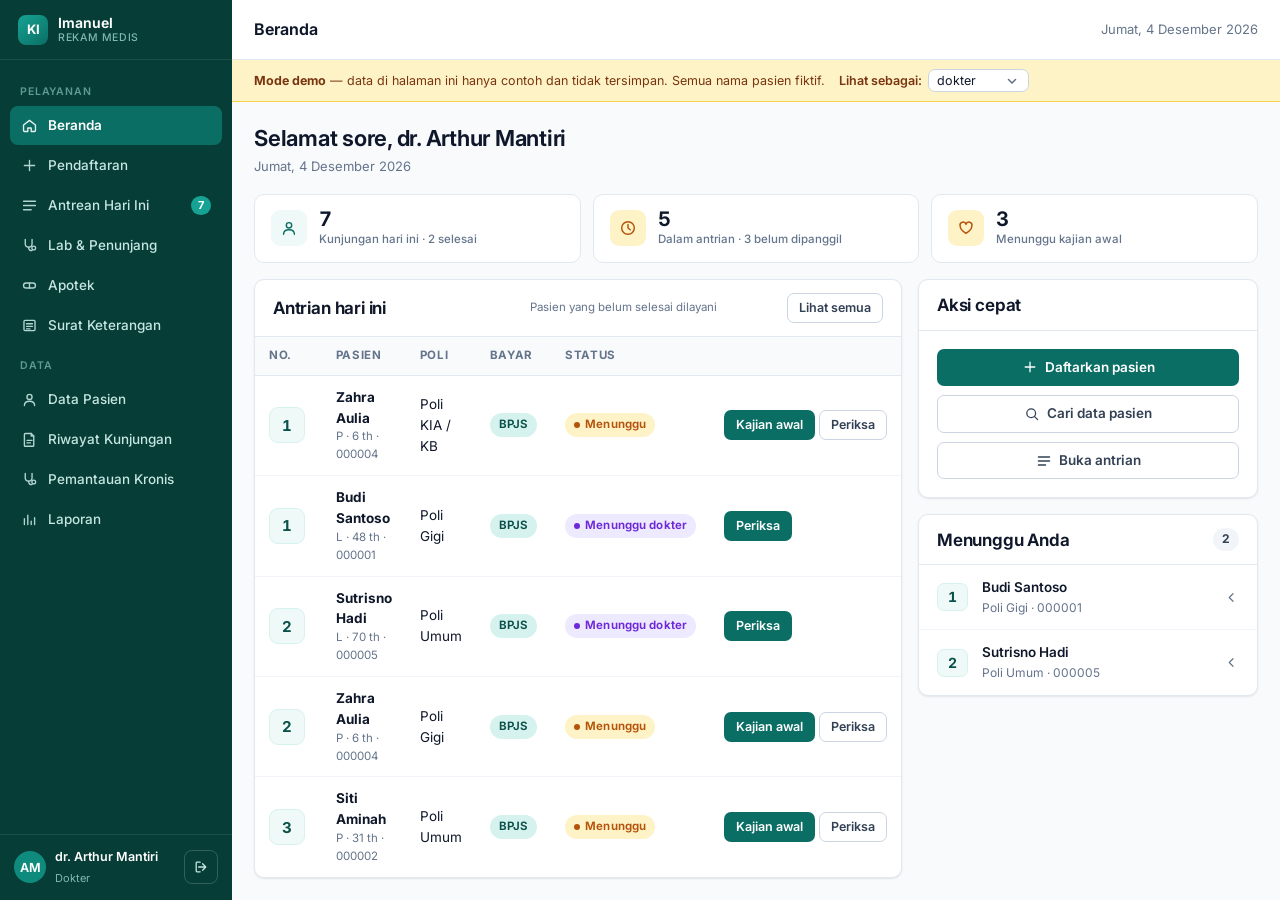
<file: demo.html>
<!DOCTYPE html>
<html lang="id">
<head>
<meta charset="UTF-8">
<meta name="viewport" content="width=device-width, initial-scale=1">
<title>Demo RME Klinik Imanuel</title>
<link rel="preconnect" href="https://fonts.googleapis.com">
<link rel="preconnect" href="https://fonts.gstatic.com" crossorigin>
<link href="https://fonts.googleapis.com/css2?family=Inter:wght@400;500;600;700&display=swap" rel="stylesheet">
<link rel="icon" href="favicon.svg" type="image/svg+xml">
<link rel="stylesheet" href="css/style.css">
</head>
<body>

<div class="shell">
  <aside class="sidebar" id="sidebar">
    <div class="sidebar-brand">
      <div class="mark" id="brandMark">KI</div>
      <div class="txt" id="brandTeks">Klinik Imanuel<small>Rekam Medis</small></div>
    </div>
    <nav class="nav" id="nav"></nav>
    <div class="sidebar-foot">
      <div class="sidebar-user">
        <div class="avatar" id="userAvatar">?</div>
        <div class="who flex-1">
          <b id="userNama">Memuat…</b>
          <span id="userPeran"></span>
        </div>
        <button class="btn-icon" id="btnKeluar" title="Keluar"
                style="background:transparent;border-color:rgba(255,255,255,.18);color:#C6E6E1"></button>
      </div>
    </div>
  </aside>

  <div class="main">
    <header class="topbar">
      <button class="btn-icon menu-toggle" id="btnMenu" aria-label="Menu"></button>
      <div class="page-title" id="judulHalaman">Beranda</div>
      <div class="spacer"></div>
      <div class="today" id="tanggalHariIni"></div>
    </header>
    <div class="demo-banner">
      <span><b>Mode demo</b> — data di halaman ini hanya contoh dan tidak tersimpan.
      Semua nama pasien fiktif.</span>
      <label>Lihat sebagai: <select id="peranDemo"></select></label>
    </div>
    <main class="content" id="view"></main>
  </div>
</div>

<script src="js/config.js"></script>
<script>/* Mode demo: lewati pemeriksaan konfigurasi Supabase */
  CONFIG.SUPABASE_URL = 'demo://lokal'; CONFIG.SUPABASE_ANON_KEY = 'demo';</script>
<script src="js/ui.js"></script>
<script src="js/apotek_core.js"></script>
<script src="js/apotek_excel.js"></script>
<script src="js/struk_core.js"></script>
<script src="js/struk_printer.js"></script>
<script src="js/invoice_template.js"></script>
<script src="js/lab_core.js"></script>
<script src="js/periksa_core.js"></script>
<script src="js/antrean_core.js"></script>
<script src="js/kronis_core.js"></script>
<script src="js/pra_daftar_core.js"></script>
<script src="js/kronis_pantau_core.js"></script>
<script src="js/laporan_core.js"></script>
<script src="js/kop_klinik.js"></script>
<script src="js/surat_core.js"></script>
<script src="js/surat_cetak.js"></script>
<script src="js/demo-data.js"></script>
<script src="js/komponen.js"></script>
<script src="js/odontogram.js"></script>
<script src="js/pages/beranda.js"></script>
<script src="js/pages/pendaftaran.js"></script>
<script src="js/pages/antrian.js"></script>
<script src="js/pages/pasien.js"></script>
<script src="js/pages/kajian.js"></script>
<script src="js/pages/periksa.js"></script>
<script src="js/pages/rekam.js"></script>
<script src="js/pages/laporan.js"></script>
<script src="js/pages/apotek.js"></script>
<script src="js/pages/kasir.js"></script>
<script src="js/pages/tarif.js"></script>
<script src="js/pages/jadwal.js"></script>
<script src="js/pages/migrasi.js"></script>
<script src="js/pages/pantau_kronis.js"></script>
<script src="js/pages/master.js"></script>
<script src="js/pages/lab.js"></script>
<script src="js/pages/surat.js"></script>
<script src="js/pages/pengaturan.js"></script>
<script src="js/app.js"></script>
<script>
/* Pemilih peran khusus halaman demo */
document.addEventListener('DOMContentLoaded', () => {
  const sel = document.getElementById('peranDemo');
  if (!sel || !DB.PERAN_DEMO) return;
  const kini = DB.peranDemoSekarang();
  sel.innerHTML = Object.keys(DB.PERAN_DEMO)
    .map(k => `<option value="${k}" ${k === kini ? 'selected' : ''}>${k}</option>`).join('');
  sel.addEventListener('change', () => DB.gantiPeranDemo(sel.value));
});
</script>
</body>
</html>
</file>
<file: css/style.css>
/* =====================================================================
   RME KLINIK IMANUEL — Sistem Desain
   Ditulis untuk dipakai staf klinik sepanjang hari: kontras tinggi,
   target sentuh besar, tanpa animasi yang mengganggu.
   ===================================================================== */

:root {
  /* Warna merek — hijau-teal klinis, tenang, tidak melelahkan mata */
  --brand-900: #063D37;
  --brand-800: #085048;
  --brand-700: #0B6E64;
  --brand-600: #0F8B7E;
  --brand-500: #16A394;
  --brand-100: #D6F2EE;
  --brand-50:  #EFFAF8;

  /* Netral */
  --ink-900: #0F172A;
  --ink-700: #334155;
  --ink-500: #64748B;
  --ink-400: #94A3B8;
  --ink-300: #CBD5E1;
  --ink-200: #E2E8F0;
  --ink-100: #F1F5F9;
  --ink-50:  #F8FAFC;
  --white:   #FFFFFF;

  /* Semantik */
  --ok-700: #15803D;  --ok-100: #DCFCE7;
  --warn-700: #B45309; --warn-100: #FEF3C7; --warn-50: #FFFBEB;
  --danger-700: #B91C1C; --danger-100: #FEE2E2; --danger-50: #FEF2F2;
  --info-700: #1D4ED8; --info-100: #DBEAFE;
  --violet-700: #6D28D9; --violet-100: #EDE9FE;

  --radius: 10px;
  --radius-sm: 7px;
  --radius-lg: 14px;
  --shadow-sm: 0 1px 2px rgba(15,23,42,.06), 0 1px 3px rgba(15,23,42,.04);
  --shadow-md: 0 4px 12px rgba(15,23,42,.08);
  --shadow-lg: 0 12px 32px rgba(15,23,42,.12);
  --sidebar-w: 232px;
  --topbar-h: 60px;

  --font: 'Inter', -apple-system, BlinkMacSystemFont, 'Segoe UI', Roboto, 'Helvetica Neue', Arial, sans-serif;
  --mono: ui-monospace, 'SF Mono', 'Cascadia Mono', Menlo, Consolas, monospace;
}

* { box-sizing: border-box; }
html, body { height: 100%; }
body {
  margin: 0;
  font-family: var(--font);
  font-size: 14px;
  line-height: 1.55;
  color: var(--ink-900);
  background: var(--ink-50);
  -webkit-font-smoothing: antialiased;
}
h1,h2,h3,h4 { margin: 0; font-weight: 650; letter-spacing: -0.011em; line-height: 1.3; }
h1 { font-size: 22px; } h2 { font-size: 17px; } h3 { font-size: 15px; }
p { margin: 0 0 10px; }
a { color: var(--brand-700); text-decoration: none; }
a:hover { text-decoration: underline; }
small { font-size: 12px; }

/* ===================== HALAMAN LOGIN ===================== */
.login-wrap {
  min-height: 100vh; display: grid; place-items: center;
  background:
    radial-gradient(1100px 520px at 12% -8%, #12645A 0%, transparent 58%),
    radial-gradient(900px 480px at 92% 108%, #0A4A43 0%, transparent 55%),
    linear-gradient(155deg, #063D37 0%, #0B6E64 100%);
  padding: 24px;
}
.login-card {
  width: 100%; max-width: 396px; background: var(--white);
  border-radius: 18px; padding: 34px 32px 28px; box-shadow: var(--shadow-lg);
}
.login-logo {
  width: 52px; height: 52px; border-radius: 14px; margin-bottom: 18px;
  background: linear-gradient(140deg, var(--brand-600), var(--brand-800));
  display: grid; place-items: center; color: #fff; font-weight: 700; font-size: 19px;
  letter-spacing: -0.5px;
}
.login-card h1 { font-size: 21px; margin-bottom: 4px; }
.login-sub { color: var(--ink-500); font-size: 13px; margin-bottom: 24px; }
.login-foot { margin-top: 20px; padding-top: 16px; border-top: 1px solid var(--ink-200);
  font-size: 12px; color: var(--ink-400); text-align: center; }

/* ===================== KERANGKA APLIKASI ===================== */
.shell { display: flex; min-height: 100vh; }

.sidebar {
  width: var(--sidebar-w); flex-shrink: 0; background: var(--brand-900);
  color: #C6E6E1; display: flex; flex-direction: column;
  position: fixed; inset: 0 auto 0 0; z-index: 40;
}
.sidebar-brand {
  height: var(--topbar-h); display: flex; align-items: center; gap: 10px;
  padding: 0 18px; border-bottom: 1px solid rgba(255,255,255,.09); flex-shrink: 0;
}
.sidebar-brand .mark {
  width: 30px; height: 30px; border-radius: 8px; flex-shrink: 0;
  background: linear-gradient(140deg, var(--brand-500), var(--brand-700));
  display: grid; place-items: center; color: #fff; font-weight: 700; font-size: 13px;
}
.sidebar-brand .txt { color: #fff; font-weight: 650; font-size: 14px; line-height: 1.2; }
.sidebar-brand .txt small { display: block; color: #7FB8B1; font-weight: 500; font-size: 10.5px;
  text-transform: uppercase; letter-spacing: .06em; }

.nav { padding: 12px 10px; overflow-y: auto; flex: 1; }
.nav-label { font-size: 10.5px; text-transform: uppercase; letter-spacing: .08em;
  color: #5E9B94; padding: 12px 10px 6px; font-weight: 600; }
.nav a {
  display: flex; align-items: center; gap: 10px; padding: 9px 11px; border-radius: 8px;
  color: #C6E6E1; font-size: 13.5px; font-weight: 500; margin-bottom: 1px;
  text-decoration: none; transition: background .12s, color .12s;
}
.nav a:hover { background: rgba(255,255,255,.07); color: #fff; text-decoration: none; }
.nav a.active { background: var(--brand-700); color: #fff; font-weight: 600; }
.nav a .ico { width: 17px; height: 17px; flex-shrink: 0; opacity: .9; }
.nav a .badge-count {
  margin-left: auto; background: var(--brand-500); color: #fff; font-size: 11px;
  font-weight: 700; min-width: 20px; height: 19px; border-radius: 10px;
  display: grid; place-items: center; padding: 0 6px;
}

.sidebar-foot { padding: 12px 14px; border-top: 1px solid rgba(255,255,255,.09); flex-shrink: 0; }
.sidebar-user { display: flex; align-items: center; gap: 9px; }
.avatar {
  width: 32px; height: 32px; border-radius: 50%; flex-shrink: 0;
  background: var(--brand-600); color: #fff; display: grid; place-items: center;
  font-weight: 650; font-size: 12.5px;
}
.avatar.lg { width: 44px; height: 44px; font-size: 15px; background: var(--brand-700); }
.sidebar-user .who { min-width: 0; }
.sidebar-user .who b { display: block; color: #fff; font-size: 12.5px; font-weight: 600;
  white-space: nowrap; overflow: hidden; text-overflow: ellipsis; }
.sidebar-user .who span { color: #7FB8B1; font-size: 11px; text-transform: capitalize; }

.main { flex: 1; margin-left: var(--sidebar-w); min-width: 0; display: flex; flex-direction: column; }

.topbar {
  height: var(--topbar-h); background: var(--white); border-bottom: 1px solid var(--ink-200);
  display: flex; align-items: center; gap: 14px; padding: 0 22px;
  position: sticky; top: 0; z-index: 30;
}
.topbar .page-title { font-size: 16px; font-weight: 650; }
.topbar .spacer { flex: 1; }
.topbar .today { color: var(--ink-500); font-size: 13px; }
.btn-icon {
  width: 34px; height: 34px; border-radius: 8px; border: 1px solid var(--ink-200);
  background: var(--white); display: grid; place-items: center; cursor: pointer; color: var(--ink-500);
}
.btn-icon:hover { background: var(--ink-100); color: var(--ink-900); }
.menu-toggle { display: none; }

/* min-width:0 wajib: tanpa ini elemen flex punya min-width:auto tersirat,
   jadi tidak pernah menyusut lebih kecil dari konten terlebarnya (mis.
   tabel banyak kolom) — akibatnya seluruh halaman melebar ke samping,
   bukan tabelnya yang digulir lewat .table-wrap. Sama seperti perbaikan
   .split di breakpoint mobile. */
.content { padding: 22px; flex: 1; max-width: 1400px; width: 100%; min-width: 0; }

/* ===================== KARTU & PANEL ===================== */
.card {
  background: var(--white); border: 1px solid var(--ink-200); border-radius: var(--radius);
  box-shadow: var(--shadow-sm);
}
.card + .card { margin-top: 16px; }
.card-head {
  padding: 14px 18px; border-bottom: 1px solid var(--ink-200);
  display: flex; align-items: center; gap: 12px; flex-wrap: wrap;
}
.card-head h2 { flex: 1; }
.card-head .sub { color: var(--ink-500); font-size: 12.5px; font-weight: 400; margin-top: 1px; }
.card-body { padding: 18px; }
.card-body.tight { padding: 0; }
.card-body.tight-sm { padding: 10px 14px; }
.card-foot { padding: 13px 18px; border-top: 1px solid var(--ink-200); background: var(--ink-50);
  border-radius: 0 0 var(--radius) var(--radius); display: flex; gap: 10px; align-items: center;
  flex-wrap: wrap; }

.grid { display: grid; gap: 16px; }
.grid-2 { grid-template-columns: repeat(2, minmax(0,1fr)); }
.grid-3 { grid-template-columns: repeat(3, minmax(0,1fr)); }
.grid-4 { grid-template-columns: repeat(4, minmax(0,1fr)); }
.split { display: grid; grid-template-columns: minmax(0,1fr) 340px; gap: 16px; align-items: start; }

/* Kartu statistik */
.stat { background: var(--white); border: 1px solid var(--ink-200); border-radius: var(--radius);
  padding: 16px 18px; box-shadow: var(--shadow-sm); }
.stat .lbl { color: var(--ink-500); font-size: 12.5px; font-weight: 500; margin-bottom: 6px;
  display: flex; align-items: center; gap: 7px; }
.stat .val { font-size: 27px; font-weight: 680; letter-spacing: -0.02em; line-height: 1.1; }
.stat .hint { font-size: 12px; color: var(--ink-400); margin-top: 3px; }
.stat.accent { border-left: 3px solid var(--brand-600); }

/* ===================== FORMULIR ===================== */
.field { margin-bottom: 14px; }
.field:last-child { margin-bottom: 0; }
label, .lbl-form {
  display: block; font-size: 12.5px; font-weight: 600; color: var(--ink-700);
  margin-bottom: 5px;
}
label .req { color: var(--danger-700); margin-left: 2px; }
label .opt { color: var(--ink-400); font-weight: 400; margin-left: 4px; }

input[type=text], input[type=email], input[type=password], input[type=number],
input[type=date], input[type=tel], input[type=search], input[type=time],
select, textarea {
  width: 100%; padding: 9px 11px; font-family: inherit; font-size: 14px; color: var(--ink-900);
  background: var(--white); border: 1px solid var(--ink-300); border-radius: var(--radius-sm);
  transition: border-color .12s, box-shadow .12s; outline: none;
}
input:focus, select:focus, textarea:focus {
  border-color: var(--brand-600); box-shadow: 0 0 0 3px var(--brand-100);
}
input:disabled, select:disabled, textarea:disabled { background: var(--ink-100); color: var(--ink-500); }
input::placeholder, textarea::placeholder { color: var(--ink-400); }
textarea { resize: vertical; min-height: 74px; line-height: 1.55; }
select { appearance: none; background-image:
  url("data:image/svg+xml,%3Csvg xmlns='http://www.w3.org/2000/svg' width='12' height='12' viewBox='0 0 12 12'%3E%3Cpath d='M2.5 4.5L6 8l3.5-3.5' stroke='%2364748B' stroke-width='1.6' fill='none' stroke-linecap='round' stroke-linejoin='round'/%3E%3C/svg%3E");
  background-repeat: no-repeat; background-position: right 10px center; padding-right: 30px; }
.hint { font-size: 11.5px; color: var(--ink-500); margin-top: 4px; }
.err-text { font-size: 11.5px; color: var(--danger-700); margin-top: 4px; }
input.err, select.err, textarea.err { border-color: var(--danger-700); }

.form-row { display: grid; gap: 14px; }
.form-row.c2 { grid-template-columns: repeat(2, minmax(0,1fr)); }
.form-row.c3 { grid-template-columns: repeat(3, minmax(0,1fr)); }
.form-row.c4 { grid-template-columns: repeat(4, minmax(0,1fr)); }

.check { display: flex; align-items: flex-start; gap: 8px; font-size: 13.5px; cursor: pointer;
  font-weight: 500; color: var(--ink-700); margin-bottom: 0; }
.check input { width: 16px; height: 16px; margin: 2px 0 0; accent-color: var(--brand-700); flex-shrink: 0; }

.radio-row { display: flex; flex-wrap: wrap; gap: 7px; }
.radio-chip {
  border: 1px solid var(--ink-300); background: var(--white); border-radius: 999px;
  padding: 6px 13px; font-size: 13px; font-weight: 500; cursor: pointer; user-select: none;
  color: var(--ink-700); transition: all .12s;
}
.radio-chip:hover { border-color: var(--brand-500); }
.radio-chip input { display: none; }
.radio-chip.on { background: var(--brand-700); border-color: var(--brand-700); color: #fff; }

/* min-width:0 wajib: elemen <fieldset> punya lebar minimum bawaan browser
   (min-content) yang mengabaikan aturan menyusut flex/grid — tanpa ini,
   tabel lebar di dalamnya (mis. pemetaan kode PCare) memaksa fieldset,
   dan seluruh halaman, melebar ke samping di layar sempit. */
.fieldset { border: 1px solid var(--ink-200); border-radius: var(--radius); padding: 16px; margin-bottom: 16px; min-width: 0; }
.fieldset > legend { font-size: 12px; font-weight: 700; color: var(--brand-700);
  text-transform: uppercase; letter-spacing: .06em; padding: 0 7px; }
.fieldset > legend .opt-note { font-weight: 400; text-transform: none; letter-spacing: 0; color: var(--ink-400); }

/* ===================== TOMBOL ===================== */
.btn {
  display: inline-flex; align-items: center; justify-content: center; gap: 7px;
  padding: 9px 16px; font-family: inherit; font-size: 13.5px; font-weight: 600;
  border-radius: var(--radius-sm); border: 1px solid transparent; cursor: pointer;
  transition: background .12s, border-color .12s, color .12s, opacity .12s;
  white-space: nowrap; line-height: 1.3; text-decoration: none;
}
.btn:disabled { opacity: .5; cursor: not-allowed; }
.btn-primary { background: var(--brand-700); color: #fff; }
.btn-primary:hover:not(:disabled) { background: var(--brand-800); text-decoration: none; }
.btn-secondary { background: var(--white); color: var(--ink-700); border-color: var(--ink-300); }
.btn-secondary:hover:not(:disabled) { background: var(--ink-100); text-decoration: none; }
.btn-ghost { background: transparent; color: var(--brand-700); }
.btn-ghost:hover:not(:disabled) { background: var(--brand-50); text-decoration: none; }
.btn-danger { background: var(--danger-700); color: #fff; }
.btn-danger:hover:not(:disabled) { background: #991B1B; }
/* Aksi berkonsekuensi besar tapi BUKAN destruktif — mis. mengunci rekam
   medis, memfinalisasi tagihan. Beda dari .btn-primary (aksi biasa yang
   maju) dan .btn-danger (menghapus/membatalkan): kuning menandakan
   "berhenti dan pastikan dulu", bukan "lanjut" atau "hancurkan". */
.btn-warn { background: var(--warn-700); color: #fff; }
.btn-warn:hover:not(:disabled) { background: #92400E; }
.btn-sm { padding: 6px 11px; font-size: 12.5px; }
.btn-lg { padding: 11px 20px; font-size: 15px; }
.btn-block { width: 100%; }
.btn-group { display: flex; gap: 9px; flex-wrap: wrap; }

/* ===================== TABEL ===================== */
.table-wrap { overflow-x: auto; }
table.tbl { width: 100%; border-collapse: collapse; font-size: 13.5px; }
table.tbl th {
  text-align: left; padding: 10px 14px; background: var(--ink-50);
  border-bottom: 1px solid var(--ink-200); font-size: 11.5px; font-weight: 700;
  text-transform: uppercase; letter-spacing: .05em; color: var(--ink-500); white-space: nowrap;
}
table.tbl td { padding: 11px 14px; border-bottom: 1px solid var(--ink-100); vertical-align: middle; }
table.tbl tbody tr:last-child td { border-bottom: none; }
table.tbl tbody tr.clickable { cursor: pointer; }
table.tbl tbody tr.clickable:hover { background: var(--brand-50); }
table.tbl td.num { text-align: right; font-variant-numeric: tabular-nums; }
table.tbl .muted { color: var(--ink-500); }

/* ===================== LENCANA STATUS ===================== */
/* .status-badge adalah alias nama yang sama persis dengan .badge — dipakai
   berdampingan dengan kelas warna b-* yang sudah ada (mis. class="status-badge b-ok"). */
.badge, .status-badge {
  display: inline-flex; align-items: center; gap: 5px; padding: 3px 9px;
  border-radius: 999px; font-size: 11.5px; font-weight: 650; white-space: nowrap;
  letter-spacing: .01em;
}
.badge .dot, .status-badge .dot { width: 6px; height: 6px; border-radius: 50%; background: currentColor; }
.b-menunggu  { background: var(--warn-100);   color: var(--warn-700); }
.b-kajian    { background: var(--info-100);   color: var(--info-700); }
.b-dokter    { background: var(--violet-100); color: var(--violet-700); }
.b-periksa   { background: var(--violet-100); color: var(--violet-700); }
.b-selesai   { background: var(--ok-100);     color: var(--ok-700); }
.b-batal     { background: var(--ink-100);    color: var(--ink-500); }
.b-bpjs      { background: var(--brand-100);  color: var(--brand-800); }
.b-umum      { background: var(--ink-100);    color: var(--ink-700); }
.b-danger    { background: var(--danger-100); color: var(--danger-700); }
.b-ok        { background: var(--ok-100);     color: var(--ok-700); }
.b-info      { background: var(--info-100);   color: var(--info-700); }
.b-warn      { background: var(--warn-100);   color: var(--warn-700); }

.queue-no {
  width: 36px; height: 36px; border-radius: 9px; background: var(--brand-50);
  color: var(--brand-800); display: grid; place-items: center;
  font-weight: 700; font-size: 15px; font-variant-numeric: tabular-nums;
  border: 1px solid var(--brand-100);
  /* Nomor antrean online berbentuk "U-002" (huruf + tanda hubung + angka),
     bukan cuma angka pendek seperti nomor loket biasa. Tanpa nowrap,
     browser boleh melipat baris tepat sesudah tanda hubung saat kolom
     tabelnya sempit — hasilnya "U-" dan "002" jadi dua baris terpisah
     dan meluber dari kotak bundar ini. */
  white-space: nowrap;
}

/* ===================== PENCARIAN & PILIH ===================== */
.search-box { position: relative; }
.search-box input { padding-left: 34px; }
.search-box .ico { position: absolute; left: 11px; top: 50%; transform: translateY(-50%);
  color: var(--ink-400); pointer-events: none; }

.combo { position: relative; }
.combo-list {
  position: absolute; z-index: 60; top: calc(100% + 4px); left: 0; right: 0;
  background: var(--white); border: 1px solid var(--ink-200); border-radius: var(--radius);
  box-shadow: var(--shadow-lg); max-height: 300px; overflow-y: auto; display: none;
}
.combo-list.open { display: block; }
.combo-item { padding: 9px 13px; cursor: pointer; border-bottom: 1px solid var(--ink-100); font-size: 13.5px; }
.combo-item:last-child { border-bottom: none; }
.combo-item:hover, .combo-item.hl { background: var(--brand-50); }
.combo-item b { display: block; font-weight: 600; }
.combo-item span { color: var(--ink-500); font-size: 12px; }
.combo-empty { padding: 14px; text-align: center; color: var(--ink-400); font-size: 13px; }
.combo-item-buat { color: var(--brand-600); font-weight: 600;
  border-top: 1px solid var(--ink-100); }
.combo-item-buat svg { vertical-align: -2px; margin-right: 4px; }

.chip-list { display: flex; flex-wrap: wrap; gap: 6px; margin-top: 8px; }
.chip {
  display: inline-flex; align-items: center; gap: 6px; padding: 4px 6px 4px 10px;
  background: var(--brand-50); border: 1px solid var(--brand-100); color: var(--brand-800);
  border-radius: 999px; font-size: 12.5px; font-weight: 550;
}
.chip button { background: none; border: none; cursor: pointer; color: var(--brand-700);
  padding: 0 2px; font-size: 15px; line-height: 1; opacity: .65; }
.chip button:hover { opacity: 1; }
.chip-quick {
  border: 1px dashed var(--ink-300); background: var(--white); border-radius: 999px;
  padding: 4px 11px; font-size: 12.5px; cursor: pointer; color: var(--ink-700); font-weight: 500;
}
.chip-quick:hover { border-color: var(--brand-600); color: var(--brand-700); background: var(--brand-50); }

/* ===================== KOTAK INFO PASIEN ===================== */
.patient-bar {
  background: linear-gradient(135deg, var(--brand-800), var(--brand-600));
  color: #fff; border-radius: var(--radius); padding: 16px 20px; margin-bottom: 16px;
  display: flex; align-items: center; gap: 18px; flex-wrap: wrap;
}
.patient-bar .pb-avatar {
  width: 46px; height: 46px; border-radius: 12px; background: rgba(255,255,255,.18);
  display: grid; place-items: center; font-weight: 700; font-size: 17px; flex-shrink: 0;
}
.patient-bar .pb-main { min-width: 180px; }
.patient-bar .pb-main b { font-size: 17px; font-weight: 650; display: block; letter-spacing: -0.01em; }
.patient-bar .pb-main span { font-size: 12.5px; opacity: .82; }
.patient-bar .pb-meta { display: flex; gap: 22px; flex-wrap: wrap; margin-left: auto; }
.patient-bar .pb-meta div { font-size: 12.5px; }
.patient-bar .pb-meta .k { opacity: .72; display: block; font-size: 11px;
  text-transform: uppercase; letter-spacing: .05em; }
.patient-bar .pb-meta .v { font-weight: 600; font-size: 13.5px; }
.alert-allergy {
  background: rgba(255,255,255,.16); border: 1px solid rgba(255,255,255,.28);
  border-radius: 8px; padding: 7px 12px; font-size: 12.5px; font-weight: 600; width: 100%;
}

/* ===================== TANDA VITAL ===================== */
.vitals { display: grid; grid-template-columns: repeat(auto-fill, minmax(120px, 1fr)); gap: 12px; }
.vital {
  border: 1px solid var(--ink-200); border-radius: var(--radius-sm); padding: 11px 13px; background: var(--white);
}
.vital .k { font-size: 11px; color: var(--ink-500); text-transform: uppercase;
  letter-spacing: .05em; font-weight: 600; margin-bottom: 3px; }
.vital .v { font-size: 19px; font-weight: 680; font-variant-numeric: tabular-nums; letter-spacing: -0.02em; }
.vital .v small { font-size: 11.5px; color: var(--ink-500); font-weight: 500; margin-left: 2px; }
.vital.abn { border-color: #FCA5A5; background: #FEF2F2; }
.vital.abn .v { color: var(--danger-700); }

/* ===================== TAB ===================== */
.tabs { display: flex; gap: 2px; border-bottom: 1px solid var(--ink-200); margin-bottom: 18px;
  overflow-x: auto; }
.tab {
  padding: 9px 15px; font-size: 13.5px; font-weight: 600; color: var(--ink-500);
  border: none; background: none; cursor: pointer; border-bottom: 2px solid transparent;
  margin-bottom: -1px; white-space: nowrap; font-family: inherit;
}
.tab:hover { color: var(--ink-900); }
.tab.on { color: var(--brand-700); border-bottom-color: var(--brand-700); }

/* ===================== GARIS WAKTU / RIWAYAT ===================== */
.timeline { position: relative; padding-left: 24px; }
.timeline::before { content: ''; position: absolute; left: 6px; top: 6px; bottom: 6px;
  width: 2px; background: var(--ink-200); }
.tl-item { position: relative; padding-bottom: 18px; }
.tl-item:last-child { padding-bottom: 0; }
.tl-item::before { content: ''; position: absolute; left: -22px; top: 5px; width: 10px; height: 10px;
  border-radius: 50%; background: var(--brand-600); border: 2px solid var(--white);
  box-shadow: 0 0 0 2px var(--brand-100); }
.tl-date { font-size: 12px; color: var(--ink-500); font-weight: 600; }
.tl-card { background: var(--white); border: 1px solid var(--ink-200); border-radius: var(--radius-sm);
  padding: 12px 14px; margin-top: 6px; }

.soap-block { margin-bottom: 14px; }
.soap-block:last-child { margin-bottom: 0; }
.soap-block .s-lbl {
  display: inline-block; min-width: 22px; height: 22px; line-height: 22px; text-align: center;
  background: var(--brand-700); color: #fff; border-radius: 5px; font-size: 11.5px;
  font-weight: 700; margin-right: 8px;
}
.soap-block .s-txt { display: inline; font-size: 13.5px; color: var(--ink-700); white-space: pre-wrap; }

/* Lencana huruf S/O/A/P di label form Catatan SOAP — bentuk sama dengan .s-lbl
   supaya bacaan ringkasan dan bacaan form terasa satu sistem visual. */
.soap-letter {
  display: inline-block; min-width: 20px; height: 20px; line-height: 20px; text-align: center;
  background: var(--brand-700); color: #fff; border-radius: 5px; font-size: 11px;
  font-weight: 700; margin-right: 7px; vertical-align: -3px;
}

/* ===================== KEADAAN KOSONG ===================== */
/* .empty-state adalah alias nama yang sama persis dengan .empty — dua-duanya
   sah dipakai, supaya markup baru bisa memakai nama semantik tanpa
   memutus halaman lama yang sudah memakai .empty lewat UI.kosong(). */
.empty, .empty-state { text-align: center; padding: 44px 20px; color: var(--ink-500); }
.empty .ico, .empty-state .ico { width: 44px; height: 44px; margin: 0 auto 12px; color: var(--ink-300); }
.empty h3, .empty-state h3 { color: var(--ink-700); margin-bottom: 5px; font-size: 15px; }
.empty p, .empty-state p { font-size: 13px; max-width: 380px; margin: 0 auto 14px; }

.skeleton { background: linear-gradient(90deg, var(--ink-100) 25%, var(--ink-200) 50%, var(--ink-100) 75%);
  background-size: 200% 100%; animation: sk 1.3s infinite; border-radius: 6px; }
@keyframes sk { 0% { background-position: 200% 0; } 100% { background-position: -200% 0; } }
.sk-row { height: 42px; margin-bottom: 8px; }

/* ===================== MODAL ===================== */
.modal-bg {
  position: fixed; inset: 0; background: rgba(15,23,42,.5); z-index: 100;
  display: none; align-items: flex-start; justify-content: center; padding: 40px 20px; overflow-y: auto;
}
.modal-bg.open { display: flex; }
.modal {
  background: var(--white); border-radius: var(--radius-lg); box-shadow: var(--shadow-lg);
  width: 100%; max-width: 560px; margin: auto;
}
.modal.wide { max-width: 860px; }
.modal-head { padding: 17px 22px; border-bottom: 1px solid var(--ink-200);
  display: flex; align-items: center; gap: 12px; }
.modal-head h2 { flex: 1; }
.modal-body { padding: 22px; max-height: calc(100vh - 220px); overflow-y: auto; }
.modal-foot { padding: 14px 22px; border-top: 1px solid var(--ink-200); background: var(--ink-50);
  border-radius: 0 0 var(--radius-lg) var(--radius-lg); display: flex; gap: 10px; justify-content: flex-end; }

/* ===================== NOTIFIKASI ===================== */
#toast-wrap { position: fixed; bottom: 22px; right: 22px; z-index: 200;
  display: flex; flex-direction: column; gap: 9px; }
.toast {
  background: var(--ink-900); color: #fff; padding: 12px 17px; border-radius: var(--radius);
  font-size: 13.5px; font-weight: 500; box-shadow: var(--shadow-lg); max-width: 380px;
  display: flex; align-items: flex-start; gap: 9px; animation: slideUp .2s ease;
}
.toast.ok { background: #14532D; } .toast.err { background: #7F1D1D; } .toast.warn { background: #78350F; }
@keyframes slideUp { from { transform: translateY(10px); opacity: 0; } to { transform: none; opacity: 1; } }

/* ===================== BANNER / ALERT ===================== */
/* .alert adalah alias nama yang sama persis dengan .banner. Struktur wajib:
   <div class="banner TIPE">...</div> — SATU div saja yang membungkus ikon +
   teks; JANGAN menambah <div> pembungkus kedua tanpa menutupnya (baca
   catatan di bagian bawah berkas ini — ini kelas bug yang pernah membuat
   seluruh form modal Check-in masuk ke dalam banner). Kalau perlu memisah
   ikon dari teks, pakai <span>, bukan <div> bersarang. */
.banner, .alert { padding: 12px 16px; border-radius: var(--radius); font-size: 13px;
  display: flex; gap: 10px; align-items: flex-start; margin-bottom: 16px; }
.banner.info, .alert.info { background: var(--info-100); color: #1E3A8A; }
.banner.warn, .alert.warn { background: var(--warn-100); color: #78350F; }
.banner.err, .alert.err  { background: var(--danger-100); color: #7F1D1D; }
.banner.ok, .alert.ok   { background: var(--ok-100); color: #14532D; }
.banner b, .alert b { font-weight: 700; }
.banner-txt { flex: 1; min-width: 0; }

/* =====================================================================
   KOMPONEN HALAMAN — sistem visual bersama untuk seluruh halaman kerja
   (Tahap 2 redesign, 9 Sep 2026). Dibangun DI ATAS token & komponen dasar
   di atas — tidak mengubah warna/spacing/radius yang sudah ada.
   ===================================================================== */

/* --- Header halaman: judul + subjudul + aksi utama, satu baris rapi --- */
.page-header {
  display: flex; align-items: flex-start; justify-content: space-between;
  gap: 16px; flex-wrap: wrap; margin-bottom: 18px;
}
.page-header .page-heading { min-width: 0; }
.page-header h1 { margin-bottom: 3px; }
.page-header .page-sub { color: var(--ink-500); font-size: 13px; }
.page-actions { display: flex; gap: 9px; flex-wrap: wrap; align-items: center; flex-shrink: 0; }

/* --- Panel kerja: pembungkus satu daftar/tabel kerja, dipakai SEKALI per
   kelompok — bukan satu card per baris. Sub-header opsional (judul + jumlah
   + aksi kecil) memakai .work-panel-head; isinya .work-list. --- */
.work-panel {
  background: var(--white); border: 1px solid var(--ink-200); border-radius: var(--radius);
  box-shadow: var(--shadow-sm); overflow: hidden;
}
.work-panel + .work-panel { margin-top: 16px; }
.work-panel-head {
  padding: 13px 18px; border-bottom: 1px solid var(--ink-200);
  display: flex; align-items: center; gap: 10px;
}
.work-panel-head h2 { flex: 1; }
.work-panel-head .count {
  background: var(--ink-100); color: var(--ink-600, var(--ink-700)); font-size: 12px;
  font-weight: 700; padding: 2px 9px; border-radius: 999px;
}

/* --- Daftar kerja: satu baris = satu pekerjaan yang harus ditindaklanjuti.
   Menggantikan pola "satu card per pasien/tagihan/resep". --- */
.work-list { display: flex; flex-direction: column; }
.work-row {
  display: flex; align-items: center; gap: 14px; padding: 12px 18px;
  border-bottom: 1px solid var(--ink-100); color: inherit;
}
.work-list a.work-row, .work-row.clickable { text-decoration: none; cursor: pointer; }
.work-row:last-child { border-bottom: none; }
.work-row.clickable:hover, .work-list a.work-row:hover { background: var(--brand-50); }
.work-row .wr-lead { flex-shrink: 0; }
.work-row .wr-main { flex: 1; min-width: 0; }
.work-row .wr-title {
  font-weight: 600; font-size: 13.5px; color: var(--ink-900);
  overflow: hidden; text-overflow: ellipsis; white-space: nowrap;
}
.work-row .wr-sub { font-size: 12px; color: var(--ink-500); margin-top: 1px; }
.work-row .wr-meta { display: flex; gap: 18px; flex-shrink: 0; align-items: center; }
.work-row .wr-meta .k { font-size: 10.5px; text-transform: uppercase; letter-spacing: .05em;
  color: var(--ink-400); display: block; }
.work-row .wr-meta .v { font-size: 12.5px; font-weight: 600; color: var(--ink-700); }
.work-row .wr-actions { display: flex; gap: 8px; flex-shrink: 0; }

/* --- Kartu statistik ringkas: baris KPI kecil di atas halaman, dipakai
   secukupnya saja (brief: "hanya jika membantu keputusan"). Beda dari
   .stat (angka besar tunggal) — .stat-card selalu berpasangan ikon+angka
   mendatar supaya tidak makan tempat vertikal. --- */
.stat-row { display: flex; gap: 12px; flex-wrap: wrap; margin-bottom: 16px; }
.stat-card {
  flex: 1 1 168px; display: flex; align-items: center; gap: 12px;
  background: var(--white); border: 1px solid var(--ink-200); border-radius: var(--radius);
  padding: 13px 16px;
}
.stat-card .sc-ico {
  width: 36px; height: 36px; border-radius: 9px; flex-shrink: 0;
  background: var(--brand-50); color: var(--brand-700); display: grid; place-items: center;
}
.stat-card .sc-val { font-size: 20px; font-weight: 680; line-height: 1.15; letter-spacing: -0.01em; }
.stat-card .sc-lbl { font-size: 11.5px; color: var(--ink-500); font-weight: 500; }
.stat-card.warn .sc-ico { background: var(--warn-100); color: var(--warn-700); }
.stat-card.danger .sc-ico { background: var(--danger-100); color: var(--danger-700); }
.stat-card.ok .sc-ico { background: var(--ok-100); color: var(--ok-700); }

/* --- Form grid 12 kolom: field pendek tetap pendek, field panjang memang
   lebar. Dipakai menggantikan .form-row ketika field dalam satu baris
   punya kebutuhan lebar yang berbeda. Field tanpa kelas lebar memakai
   lebar "normal" (4/12 ≈ sepertiga baris). --- */
/* Sengaja dirancang supaya pasangan yang paling sering dipakai genap 12
   kolom (compact 3 + wide 9, atau tiga field default 4+4+4) — kalau satu
   baris genap 12, field berikutnya otomatis pindah ke baris baru; kalau
   tidak genap, boleh saja (sisa ruang kecil di ujung baris), tapi pasangan
   compact+wide dirancang supaya TIDAK perlu itu. */
.form-grid { display: grid; grid-template-columns: repeat(12, minmax(0,1fr)); gap: 14px 16px; }
.form-grid > .field, .form-grid > .fieldset { margin-bottom: 0; min-width: 0; grid-column: span 4; }
/* Sangat pendek: satuan, satu huruf/kode singkat */
.form-grid > .field-compact.xs { grid-column: span 2; }
/* Pendek: tanggal, jumlah, status, kode — dipasangkan dengan .field-wide */
.form-grid > .field-compact { grid-column: span 3; }
/* Lebar: nama, dropdown panjang, kombinasi label+nilai — pasangan .field-compact */
.form-grid > .field-wide { grid-column: span 9; }
/* Setengah baris: dua field yang sama pentingnya */
.form-grid > .field-half { grid-column: span 6; }
/* Sepertiga & dua-pertiga baris: dipakai formulir surat yang lebar kolomnya
   ditentukan per medan (mis. tiga field sejajar, atau satu lebar + satu sempit) */
.form-grid > .field-span-4 { grid-column: span 4; }
.form-grid > .field-span-8 { grid-column: span 8; }
/* Penuh satu baris: keluhan, catatan, alamat, textarea */
.form-grid > .field-full { grid-column: 1 / -1; }

/* --- Toolbar filter: satu baris khusus untuk filter tanggal/status/pencarian,
   terpisah dari judul halaman/tabel. --- */
.filter-bar {
  display: flex; align-items: flex-end; gap: 12px; flex-wrap: wrap;
  padding: 12px 16px; background: var(--white); border: 1px solid var(--ink-200);
  border-radius: var(--radius); margin-bottom: 16px;
}
.filter-bar .field { margin-bottom: 0; }
.filter-bar .field label { margin-bottom: 4px; }
.filter-bar .filter-spacer { flex: 1; }
.filter-bar .filter-search { flex: 1 1 220px; min-width: 180px; }

/* --- Toolbar tabel: judul ringkas + jumlah baris + aksi kecil, menempel
   langsung di atas tabel di dalam .work-panel/.card yang sama. --- */
.table-toolbar {
  display: flex; align-items: center; gap: 10px; flex-wrap: wrap;
  padding: 12px 16px; border-bottom: 1px solid var(--ink-200);
}
.table-toolbar .tt-title { font-weight: 650; font-size: 14px; }
.table-toolbar .tt-count { color: var(--ink-500); font-size: 12.5px; font-weight: 500; }
.table-toolbar .tt-spacer { flex: 1; }

/* --- Bagian dalam modal: memecah modal yang padat jadi kelompok bertajuk,
   dengan garis pemisah tipis, bukan tembok isian tanpa jeda. --- */
.modal-section { padding-bottom: 16px; margin-bottom: 16px; border-bottom: 1px solid var(--ink-100); }
.modal-section:last-child { border-bottom: none; margin-bottom: 0; padding-bottom: 0; }
.modal-section-title {
  font-size: 11px; font-weight: 700; text-transform: uppercase; letter-spacing: .06em;
  color: var(--ink-500); margin-bottom: 10px;
}

/* --- Ringkasan pasien padat: versi .patient-bar yang lebih pendek untuk
   halaman yang butuh ruang vertikal maksimal untuk kerja (Pemeriksaan). --- */
.patient-bar.compact, .patient-summary {
  padding: 10px 16px; gap: 14px;
}
.patient-bar.compact .pb-avatar, .patient-summary .pb-avatar { width: 38px; height: 38px; font-size: 14px; }
.patient-bar.compact .pb-main b, .patient-summary .pb-main b { font-size: 14.5px; }
.patient-bar.compact .alert-allergy, .patient-summary .alert-allergy { padding: 5px 10px; font-size: 12px; }

/* --- Kelompok aksi: memisahkan aksi utama dari aksi berisiko (Batal, Hapus,
   Kunci Rekam Medis, Finalisasi) secara spasial, bukan hanya warna. --- */
.action-group { display: flex; align-items: center; gap: 10px; flex-wrap: wrap; }
.action-group.split { justify-content: space-between; width: 100%; }
.action-group .danger-zone {
  display: flex; gap: 8px; flex-wrap: wrap; padding-left: 14px; margin-left: 8px;
  border-left: 1px solid var(--ink-200);
}
@media (max-width: 480px) {
  .action-group .danger-zone { border-left: none; margin-left: 0; padding-left: 0;
    padding-top: 10px; margin-top: 10px; border-top: 1px dashed var(--ink-200); width: 100%; }
}

/* ===================== UTILITAS ===================== */
.mt-0{margin-top:0}.mt-4{margin-top:4px}.mt-8{margin-top:8px}.mt-12{margin-top:12px}.mt-16{margin-top:16px}.mt-24{margin-top:24px}
.mb-0{margin-bottom:0}.mb-8{margin-bottom:8px}.mb-10{margin-bottom:10px}.mb-12{margin-bottom:12px}.mb-16{margin-bottom:16px}
.ml-6{margin-left:6px}.ml-8{margin-left:8px}.ml-18{margin-left:18px}
.py-6{padding:6px 0}
.lh-17{line-height:1.7}.lh-18{line-height:1.8}
.flex{display:flex}.items-center{align-items:center}.items-end{align-items:flex-end}.justify-between{justify-content:space-between}
.gap-6{gap:6px}.gap-8{gap:8px}.gap-12{gap:12px}.gap-16{gap:16px}.flex-1{flex:1}.flex-wrap{flex-wrap:wrap}
.text-muted{color:var(--ink-500)}.text-sm{font-size:12.5px}.text-xs{font-size:11.5px}
.text-right{text-align:right}.text-center{text-align:center}
.mono{font-family:var(--mono);font-size:12.5px}
.nomor-arsip{font-size:26px;font-weight:700}
.row-clickable{cursor:pointer}
.row-selected{background:#eef4ff}
.nowrap{white-space:nowrap}.hidden{display:none!important}
.w-full{width:100%}
.tabular{font-variant-numeric:tabular-nums}
.divider{height:1px;background:var(--ink-200);margin:16px 0}
/* Pengganti semantik untuk inline style yang sering diketik ulang:
   style="flex:1" → class="grow"; style="width:auto" → class="control-auto". */
.grow{flex:1}
.control-auto{width:auto}
.control-inline{display:inline-block;width:auto}
.stack{display:grid;gap:9px}
.mb-6{margin-bottom:6px}
.mt-14{margin-top:14px}
.mb-14{margin-bottom:14px}
.mx-16{margin-left:16px;margin-right:16px}
/* Baris sederhana dalam daftar bertumpuk (mis. alergi) — bukan tabel penuh */
.list-row{padding:9px 0;border-bottom:1px solid var(--ink-100)}
.list-row:last-child{border-bottom:none}
/* Baris label:nilai (mis. identitas lengkap pasien) */
.kv-row{display:flex;gap:10px;padding:5px 0}
.kv-row .k{width:120px;flex-shrink:0}
.kv-row .v{flex:1}
.col-w56{width:56px}
.col-w30p{width:30%}
/* Kolom persentase — tabel hasil lab (layar & cetak), lebar per kolom
   sengaja proporsional ke jenis isinya, bukan sama rata. */
.col-w6p{width:6%}.col-w10p{width:10%}.col-w12p{width:12%}.col-w14p{width:14%}
.col-w16p{width:16%}.col-w18p{width:18%}.col-w20p{width:20%}.col-w22p{width:22%}
.col-w34p{width:34%}.col-w36p{width:36%}
.col-indent{padding-left:32px}
/* Judul kecil di dalam badan kartu — memisahkan dua tabel/bagian dalam satu
   kartu tanpa perlu kartu terpisah untuk tiap bagian. */
.subhead{font-size:14px;font-weight:650;margin-bottom:8px}
/* Paragraf penjelas tepat di bawah judul langkah singkat (dialog impor) */
.step-note{margin:4px 0 10px}
/* Sel yang isinya perlu dibatasi lebarnya supaya tabel tidak melebar tak
   terkendali (keterangan, daftar obat ringkas) — teksnya tetap boleh melipat. */
.col-max-200{max-width:200px}
.col-max-260{max-width:260px}
.col-max-280{max-width:280px}
.col-max-340{max-width:340px}
.mw-220{max-width:220px}
.text-danger{color:var(--danger-700)}
.row-muted{opacity:.6}
/* Baris ditimpa/dibatalkan — dicoret dan diredupkan, bukan disembunyikan */
.row-void{opacity:.45;text-decoration:line-through}
/* Baris ringkasan/grup di dalam tabel — beda dari baris rinciannya */
.row-tint{background:var(--ink-50)}
.row-tint.summary{font-weight:600}
/* Baris daftar sederhana dengan garis pemisah tetap di setiap baris
   (berbeda dari .list-row yang menghilangkan garis pada baris terakhir) */
.row-line{padding:7px 0;border-bottom:1px solid var(--ink-100)}
/* Baris judul kelompok di dalam tabel (mis. kelompok pemeriksaan lab) */
.group-row{background:var(--ink-50);font-weight:700;font-size:12px;text-transform:uppercase;letter-spacing:.04em}
/* Lebar kolom tabel standar — dipakai menggantikan style="width:...px" yang
   berulang di tabel diagnosa/resep/tindakan/penunjang. Angka yang berdekatan
   sengaja disatukan ke tingkatan yang sama; selisih beberapa piksel tidak
   terlihat. */
.col-w90{width:90px}
.col-w120{width:120px}
.col-w170{width:170px}
.col-w230{width:230px}
/* Kolom aksi tabel yang menyusut ke lebar isinya (mis. kolom tombol hapus) */
.col-shrink{width:1%}
/* Kontrol kecil di dalam sel tabel (select/input jenis, kasus, fdi, signa) */
.ctl-sm{padding:5px 8px;font-size:12.5px}
/* Selektor ditulis "input.ctl-num" (bukan ".ctl-num" saja) supaya spesifisitasnya
   menyamai (lalu menang urutan sumber atas) aturan global "input[type=number]{width:100%}"
   di atas — kalau cuma ".ctl-num", aturan global itu SELALU menang walau class ini
   ditulis belakangan di berkas ini, dan kotak angka melebar penuh mendorong kotak
   di sampingnya (kejadian 10 Sep 2026). */
input.ctl-num{width:72px;min-width:72px;flex-shrink:0;padding:5px 7px;text-align:center}
/* Kotak gulir dengan tinggi maksimum — daftar hasil lab/penunjang panjang */
.scroll-box{max-height:260px;overflow-y:auto;border:1px solid var(--ink-200);border-radius:var(--radius);padding:10px}
.scroll-box.tall{max-height:340px}
.table-wrap.scroll-tall{max-height:340px;overflow-y:auto}
.fieldset.tight{margin-bottom:12px}
.fw-700{font-weight:700}
.group-label{font-size:11px;font-weight:700;text-transform:uppercase;letter-spacing:.04em;color:var(--ink-500);margin-bottom:5px}
.list-tight{margin:0;padding-left:18px}
.list-tight-8{margin:0 0 8px;padding-left:18px}
.list-tight-10{margin:0 0 10px;padding-left:18px}
.list-tight-mt6{margin:6px 0 0;padding-left:18px}
.list-tight-12{margin:0 0 12px;padding-left:18px}
/* Migrasi Portal: field flex/split yang lebar bagiannya ditentukan per
   pemakaian (bukan pola .field-compact/.field-half yang umum). */
.field-flex-2{flex:2}
.field-align-end{align-self:flex-end}
.split-primary{flex:1;min-width:280px}
.split-secondary{flex:1.4;min-width:320px}
.min-w-150{min-width:150px}
.min-w-200{min-width:200px}
/* min-width:0 pada elemen teks yang harus terpotong (text-overflow) di
   dalam baris flex — tanpa ini elemen tidak bisa menyusut lebih kecil
   dari isinya sendiri. */
.min-w-0{min-width:0}
.mr-8{margin-right:8px}
.mb-4{margin-bottom:4px}

/* --- Laporan: kotak kanvas Chart.js, grid grafik performa, kalender
   heatmap, dan batang peringkat (bar chart sederhana tanpa Chart.js). --- */
.chart-box{position:relative;height:240px}
.chart-box.tall{height:260px}
.grafik-grid{display:grid;grid-template-columns:repeat(auto-fit,minmax(320px,1fr));gap:16px}
.heatmap-grid{display:grid;grid-template-columns:repeat(7,1fr);gap:4px}
.heat-cell{aspect-ratio:1;border-radius:6px;display:flex;align-items:center;justify-content:center;font-size:11px;font-weight:600}
.heat-future{border:1px dashed var(--ink-200);color:var(--ink-300);font-weight:400}
.heat-0{background:#F1F5F9;color:#334155}
.heat-1{background:#D6F2EE;color:#334155}
.heat-2{background:#8FDCD1;color:#0F172A}
.heat-3{background:#16A394;color:#FFFFFF}
.heat-4{background:#085048;color:#FFFFFF}
/* Batang peringkat (sepuluh besar penyakit, kinerja dokter): lebar batang
   isinya sebanding data (persentase kontinu per baris), jadi TETAP ditulis
   lewat style="width:...%" langsung di elemen — satu-satunya pengecualian
   yang disengaja pada halaman ini, karena nilainya tidak mungkin dipetakan
   ke sekumpulan kelas tetap seperti pola grid-column di halaman Surat. */
.bar-track{height:7px;background:var(--ink-100);border-radius:4px;overflow:hidden}
.bar-fill{height:100%;background:var(--brand-600)}
.bar-fill.muted{background:var(--ink-300)}
.badge-num{min-width:20px;justify-content:center}
/* Grup "Periode [tanggal] s.d. [tanggal]" di toolbar filter Laporan: butuh
   flex-wrap sendiri (bukan cuma pada baris pembungkusnya) karena dua input
   date + label + pemisah tidak pernah cukup lebar 390px sebagai satu unit
   yang tak terpecah. */
.periode-group{flex-wrap:wrap}

/* ===================== CETAK ===================== */
@media print {
  .sidebar, .topbar, .no-print, #toast-wrap { display: none !important; }
  .main { margin-left: 0; }
  .content { padding: 0; max-width: none; }
  body { background: #fff; font-size: 11.5pt; }
  .card { border: none; box-shadow: none; }
  .print-only { display: block !important; }
  @page { margin: 1.4cm; }
}
.print-only { display: none; }

/* =====================================================================
   ANTREAN — kartu kuota per poli & varian kecil dipakai di papan antrean
   ===================================================================== */
.quota-row { display: grid; grid-template-columns: repeat(auto-fill, minmax(220px,1fr)); gap: 12px; margin-bottom: 16px; }
.quota-card { background: var(--white); border: 1px solid var(--ink-200); border-radius: var(--radius); padding: 14px 16px; }
.quota-card-head { display: flex; align-items: center; justify-content: space-between; gap: 8px; }
.quota-figures { display: flex; align-items: center; gap: 12px; margin-top: 10px; }
.quota-figure .qf-lbl { font-size: 11px; color: var(--ink-500); text-transform: uppercase; letter-spacing: .05em; }
.quota-figure .qf-val { font-size: 20px; font-weight: 680; font-variant-numeric: tabular-nums; line-height: 1.2; }
.quota-sep { width: 1px; height: 32px; background: var(--ink-200); }
.quota-foot { font-size: 11.5px; color: var(--ink-500); margin-top: 8px; }

.queue-no.sm { width: auto; height: 28px; padding: 0 10px; font-size: 14px; border-radius: 7px; }
.empty.compact { padding: 34px 16px; }
.empty.sm { padding: 22px 16px; }
.chip-list.pad { padding: 10px 12px; }
.text-warn { color: var(--warn-700); }
.text-ok { color: var(--ok-700); }
.text-lg { font-size: 15px; }
/* Pratinjau struk thermal — huruf tetap lebar (monospace) supaya susunan
   kolomnya persis seperti yang akan tercetak. */
.struk-preview {
  font-family: ui-monospace, 'Courier New', monospace; font-size: 11px; line-height: 1.4;
  white-space: pre; overflow-x: auto; background: #fff; border: 1px solid var(--ink-200);
  border-radius: 10px; padding: 12px; margin: 0;
}
/* Angka .stat yang lebih panjang (mis. rupiah) — sedikit lebih kecil supaya tetap muat */
.stat .val.sm { font-size: 20px; }
/* Baris tabel pratinjau impor — menyorot baris bergalat/tertunda tanpa
   perlu satu badge di tiap baris */
.row-galat { background: var(--danger-50); }
.row-tertunda { background: var(--warn-50); }
/* Chip yang bisa diklik (bukan sekadar label) — tanpa bingkai tombol asali */
.chip-btn { cursor: pointer; border: none; }
.col-narrow { width: 72px; }

/* ===================== ALUR BERLANGKAH (mis. Pendaftaran) ===================== */
.step-head { display: flex; align-items: center; gap: 8px; }
.step-badge {
  width: 22px; height: 22px; border-radius: 50%; background: var(--brand-700); color: #fff;
  display: inline-flex; align-items: center; justify-content: center;
  font-size: 12px; font-weight: 700; flex-shrink: 0;
}
.card-head.done .step-badge { background: var(--ok-700); }

/* Daftar hasil pencarian ringkas (mis. pencarian pasien) — bungkus .combo-item
   tanpa lewat komponen combo penuh. */
.result-list { border: 1px solid var(--ink-200); border-radius: var(--radius); overflow: hidden; }

/* Pratinjau ringkas pasien terpilih (bukan .patient-bar penuh) */
.patient-mini { display: flex; align-items: center; gap: 12px; flex-wrap: wrap; }
.patient-mini .pm-name { font-size: 16px; }
.patient-mini .pm-main { flex: 1; min-width: 170px; }

/* ===================== BUKTI / STRUK CETAK RINGKAS ===================== */
.receipt { text-align: center; padding: 8px 0 4px; }
.receipt-clinic { font-weight: 700; font-size: 15px; }
.receipt-date { font-size: 12.5px; color: var(--ink-500); margin-bottom: 16px; }
.receipt-label { font-size: 12px; color: var(--ink-500); text-transform: uppercase; letter-spacing: .08em; }
.receipt-number { font-size: 60px; font-weight: 700; line-height: 1; color: var(--brand-700); margin: 6px 0 14px; }
.receipt-rows {
  border-top: 1px dashed var(--ink-300); padding-top: 14px; text-align: left;
  display: grid; gap: 6px; font-size: 13.5px;
}

/* ===================== BANNER MODE DEMO ===================== */
.demo-banner {
  background: var(--warn-100); color: #78350F; padding: 9px 22px;
  font-size: 12.5px; border-bottom: 1px solid #FCD34D;
  display: flex; align-items: center; flex-wrap: wrap; gap: 6px 14px;
}
.demo-banner label { display: inline-flex; align-items: center; gap: 6px;
  margin: 0; font-weight: 600; color: #78350F; }
.demo-banner select { width: auto; display: inline-block; padding: 3px 26px 3px 8px; font-size: 12.5px; }

/* ===================== RESPONSIF ===================== */
@media (max-width: 1100px) {
  /* minmax(0,1fr), bukan 1fr polos: sel grid dengan 1fr saja punya
     min-width:auto tersirat, jadi tidak pernah menyusut lebih kecil dari
     konten terlebarnya (mis. tabel banyak kolom) — itulah yang membuat
     halaman melebar ke samping di layar sempit meski tabelnya sendiri
     sudah bisa digulir lewat .table-wrap. */
  .split { grid-template-columns: minmax(0,1fr); }
  .grid-4 { grid-template-columns: repeat(2, minmax(0,1fr)); }
}
@media (max-width: 820px) {
  .sidebar { transform: translateX(-100%); transition: transform .2s; }
  .sidebar.open { transform: none; box-shadow: var(--shadow-lg); }
  .main { margin-left: 0; }
  .menu-toggle { display: grid; }
  .content { padding: 16px; }
  .grid-2, .grid-3, .grid-4, .form-row.c2, .form-row.c3, .form-row.c4 { grid-template-columns: 1fr; }
  .patient-bar .pb-meta { margin-left: 0; gap: 16px; }
  .topbar .today { display: none; }
  /* Komponen halaman: satu kolom penuh di layar sempit */
  .form-grid { grid-template-columns: 1fr; gap: 12px; }
  .form-grid > .field, .form-grid > .fieldset,
  .form-grid > .field-compact, .form-grid > .field-compact.xs,
  .form-grid > .field-wide, .form-grid > .field-half, .form-grid > .field-full,
  .form-grid > .field-span-4, .form-grid > .field-span-8 { grid-column: 1 / -1; }
  .page-header { flex-direction: column; align-items: stretch; }
  .page-actions { width: 100%; }
  .stat-row { gap: 10px; }
  .stat-card { flex-basis: 100%; }
  .filter-bar { align-items: stretch; }
  .filter-bar .field, .filter-bar .filter-search { flex: 1 1 100%; width: 100%; }
  .work-row { flex-wrap: wrap; row-gap: 6px; }
  .work-row .wr-meta { flex-wrap: wrap; gap: 10px 16px; }
}

/* =====================================================================
   SENTUH & TABLET (11 Sep 2026) — supaya RME nyaman dipakai pegawai lewat
   tablet, dan tetap terpakai untuk hal ringkas lewat HP, TANPA mengubah
   tampilan desktop mouse+papan-ketik sama sekali. Sengaja dipisah jadi
   dua jenis kondisi, tidak digabung ke breakpoint lebar (max-width) di
   atas: laptop yang jendelanya dikecilkan sampai lebar HP TIDAK ikut
   berubah oleh blok kedua di bawah, karena inputnya tetap mouse.
   ===================================================================== */

/* --- Cegah Safari iOS otomatis mem-zoom seluruh halaman saat kotak isian
   disentuh: perilaku bawaan browser mobile begitu font-size kotak yang
   difokuskan < 16px. Dibatasi ke lebar tablet ke bawah (bukan pointer:coarse)
   supaya laptop layar sentuh dengan mouse+trackpad sebagai input utama
   tidak ikut kena, dan supaya tipografi desktop (14px) tidak berubah. --- */
@media (max-width: 1024px) {
  input[type=text], input[type=email], input[type=password], input[type=number],
  input[type=date], input[type=tel], input[type=search], input[type=time],
  select, textarea { font-size: 16px; }
  /* Kotak kecil di dalam sel tabel: kalau ikut naik ke 16px, kolomnya jadi
     terlalu lebar dan tabel meluber lebih parah — dikecualikan dengan
     spesifisitas selector yang sama-sama satu-elemen-satu-kelas seperti
     .ctl-num, supaya tetap menang atas aturan 16px di atas. */
  input.ctl-num, select.ctl-sm, input.ctl-sm { font-size: 14px; }
}

/* --- Target sentuh: tombol, tab, kotak centang, dan ikon aksi diperbesar
   ke sekitar 44px (ukuran minimum yang disarankan Apple/Google untuk
   ujung jari), HANYA untuk perangkat yang sentuhnya adalah input utama
   (hover:none + pointer:coarse) — laptop dengan mouse/trackpad tidak
   berubah sama sekali walau jendelanya dikecilkan selebar HP, karena
   pointer-nya tetap "fine". --- */
@media (hover: none) and (pointer: coarse) {
  .btn { min-height: 44px; padding-top: 11px; padding-bottom: 11px; }
  .btn-sm { min-height: 38px; padding-top: 8px; padding-bottom: 8px; }
  .btn-icon { width: 44px; height: 44px; }
  .menu-toggle.btn-icon { width: 44px; height: 44px; }
  .tab { min-height: 44px; display: inline-flex; align-items: center; }
  .nav a { min-height: 44px; }
  .check input { width: 20px; height: 20px; }
  .radio-chip { padding-top: 9px; padding-bottom: 9px; }
  .chip-quick, .chip-btn { padding-top: 8px; padding-bottom: 8px; }
  .combo-item { min-height: 44px; display: flex; align-items: center; flex-wrap: wrap; }
  table.tbl td { padding-top: 13px; padding-bottom: 13px; }
  .odo-svg { width: 40px; height: 40px; }
  .odo-nomor { padding: 5px 7px; }
  /* Hilangkan jeda ±300ms sebelum tap dianggap sah + cegah double-tap-zoom
     tidak sengaja di tombol/tautan yang sering diketuk cepat berurutan
     (mis. papan Antrean, dialog check-in). */
  a, button, .radio-chip, .chip-quick, .chip-btn, .odo-chip, .tab, .work-row.clickable { touch-action: manipulation; }
}

/* --- Sel tabel berisi HANYA kotak centang (mis. kolom Aktif/Favorit di
   Master Data & Pengaturan Pengguna): kotak+labelnya dibuat memenuhi
   SELURUH sel, termasuk area padding sel, supaya mengetuk di mana saja di
   dalam sel itu tetap mencentang/membatalkan — bukan cuma tepat di kotak
   16-20px atau tulisan kecil di sampingnya. Berlaku untuk mouse maupun
   sentuh (target lebih besar tidak merugikan siapa pun). Ditandai lewat
   kelas `check-cell` pada <td> itu sendiri (lihat markup di
   master.js/pengaturan.js) — TIDAK otomatis untuk semua sel, karena sel
   tabel lain biasanya punya lebih dari satu elemen di dalamnya. Padding
   dipindah dari <td> ke <label> supaya ukuran visualnya tidak berubah sama
   sekali, cuma area kliknya yang melebar. */
table.tbl td.check-cell { padding: 0; position: relative; }
table.tbl td.check-cell > label.check {
  position: absolute; inset: 0; box-sizing: border-box;
  padding: 11px 14px; margin: 0; align-items: center;
}

/* =====================================================================
   ODONTOGRAM
   ===================================================================== */
.odo-palet {
  display: flex; flex-wrap: wrap; gap: 18px; padding: 13px 15px; margin-bottom: 14px;
  background: var(--ink-50); border: 1px solid var(--ink-200); border-radius: var(--radius);
}
.odo-grup-judul {
  font-size: 10.5px; font-weight: 700; text-transform: uppercase; letter-spacing: .07em;
  color: var(--ink-500); margin-bottom: 6px;
}
.odo-chips { display: flex; flex-wrap: wrap; gap: 5px; }
.odo-chip {
  display: inline-flex; align-items: center; gap: 6px; padding: 4px 9px 4px 5px;
  background: var(--white); border: 1px solid var(--ink-300); border-radius: 999px;
  cursor: pointer; font-family: inherit; font-size: 12px; color: var(--ink-700);
  transition: border-color .12s, background .12s;
}
.odo-chip:hover { border-color: var(--brand-600); }
.odo-chip.on { background: var(--brand-700); border-color: var(--brand-700); color: #fff; }
.odo-chip.on .odo-kode { color: #fff; }
.odo-warna {
  width: 14px; height: 14px; border-radius: 4px; flex-shrink: 0;
  border: 1px solid rgba(15,23,42,.22);
}
.odo-kode { font-family: var(--mono); font-size: 11.5px; font-weight: 600; letter-spacing: .01em; }

.odo-bagan {
  border: 1px solid var(--ink-200); border-radius: var(--radius); padding: 14px 12px;
  background: var(--white); overflow-x: auto;
}
.odo-label-sisi {
  display: flex; justify-content: space-between; max-width: 760px; margin: 0 auto 8px;
  font-size: 10.5px; text-transform: uppercase; letter-spacing: .08em;
  color: var(--ink-400); font-weight: 600; padding: 0 4px;
}
.odo-baris {
  display: flex; align-items: flex-start; justify-content: center; gap: 0;
  max-width: 760px; margin: 0 auto;
}
.odo-baris + .odo-baris { margin-top: 6px; }
.odo-baris[data-baris="bawah_sulung"] { margin-top: 14px; padding-top: 14px;
  border-top: 1px solid var(--ink-200); }
.odo-baris[data-baris="bawah_tetap"]:first-child { margin-top: 0; }
.odo-sisi { display: flex; gap: 4px; }
.odo-tengah { width: 14px; flex-shrink: 0; align-self: stretch;
  border-left: 1px dashed var(--ink-300); margin: 0 6px; }

.odo-gigi { display: flex; flex-direction: column; align-items: center; gap: 2px; }
.odo-svg { width: 34px; height: 34px; display: block; }
.odo-svg .odo-bidang { cursor: pointer; transition: fill .1s; }
.odo-svg .odo-bidang:hover { fill: var(--brand-100) !important; }
.odo-svg .odo-bidang:focus-visible { outline: 2px solid var(--brand-700); outline-offset: 1px; }
.odo-svg[data-kondisi] { cursor: pointer; }
.odo-gigi.hilang .odo-svg { opacity: .75; }
.odo-nomor {
  font-family: var(--mono); font-size: 11px; font-weight: 600; color: var(--ink-500);
  background: none; border: none; padding: 1px 3px; border-radius: 4px; cursor: pointer;
  line-height: 1.2;
}
.odo-nomor:hover:not(:disabled) { background: var(--brand-100); color: var(--brand-800); }
.odo-nomor:disabled { cursor: default; }
.odo-baris[data-baris^="atas"] .odo-gigi { flex-direction: column-reverse; }

.odo-kaki { display: flex; flex-wrap: wrap; gap: 14px; align-items: flex-start;
  margin-top: 12px; }
.odo-tampilan { display: flex; gap: 3px; flex-shrink: 0; }
.odo-tab {
  padding: 5px 11px; font-size: 12px; font-weight: 600; font-family: inherit;
  border: 1px solid var(--ink-300); background: var(--white); color: var(--ink-700);
  cursor: pointer; border-radius: var(--radius-sm);
}
.odo-tab.on { background: var(--brand-700); border-color: var(--brand-700); color: #fff; }

.odo-legenda { display: flex; flex-wrap: wrap; gap: 6px 14px; flex: 1; min-width: 200px; }
.odo-legenda-item { display: inline-flex; align-items: center; gap: 5px; font-size: 11.5px;
  color: var(--ink-600, var(--ink-700)); }
.odo-legenda-item b { font-family: var(--mono); font-size: 11px; }

.odo-ringkas { margin-top: 12px; }
.odo-indeks { display: flex; flex-wrap: wrap; gap: 10px; }
.odo-indeks > div {
  border: 1px solid var(--ink-200); border-radius: var(--radius-sm); padding: 9px 14px;
  background: var(--white); min-width: 132px;
}
.odo-indeks .k { display: block; font-size: 10.5px; text-transform: uppercase;
  letter-spacing: .06em; color: var(--ink-500); font-weight: 600; }
.odo-indeks .v { font-size: 21px; font-weight: 680; font-variant-numeric: tabular-nums;
  line-height: 1.2; display: block; }
.odo-indeks .d { font-size: 11.5px; color: var(--ink-500); }
.odo-catatan { margin-top: 10px; padding: 10px 13px; background: var(--brand-50);
  border-radius: var(--radius-sm); display: grid; gap: 3px; }

@media (max-width: 700px) {
  .odo-svg { width: 27px; height: 27px; }
  .odo-nomor { font-size: 9.5px; }
  .odo-sisi { gap: 2px; }
}
@media print {
  .odo-palet, .odo-tampilan { display: none !important; }
  .odo-bagan { border-color: #999; }
}

/* =====================================================================
   SURAT KETERANGAN
   ===================================================================== */
/* Formulir di kiri, pratinjau di kanan. Pratinjaunya lebih lebar dari
   .split (340px) karena isinya halaman A4 yang dikecilkan — di bawah
   ±420px huruf 12pt jadi tidak terbaca dan pratinjaunya berhenti
   berguna. */
.surat-layar {
  display: grid; grid-template-columns: minmax(0,1fr) 460px;
  gap: 16px; align-items: start;
}
.sticky-atas { position: sticky; top: 16px; }

/* Isian surat memakai kisi 12 kolom; lebar tiap kolom ditentukan oleh
   `kolom` pada daftar isian di js/surat_core.js.
   PERBAIKAN 10 Sep 2026: sebelum ini, kelas lebar (.field-compact,
   .field-half, .field-full, dst — dipasang oleh medanHtml() di surat.js
   lewat peta KELAS_SPAN) hanya punya aturan grid-column di bawah
   `.form-grid >`, TIDAK di bawah `.surat-isian >`. Akibatnya semua kolom
   pada formulir surat (Anamnesa/keluhan, Hasil pemeriksaan, Diagnosa, dst)
   jatuh ke lebar bawaan grid (1 kolom dari 12) berapa pun nilai `kolom`
   yang diminta di surat_core.js — kotaknya jadi sempit dan textarea-nya
   melipat/scroll walau sudah diberi kolom:12. Baris di bawah menduplikasi
   aturan .form-grid supaya .surat-isian ikut menghormati kelasnya. */
.surat-isian { display: grid; grid-template-columns: repeat(12, minmax(0,1fr)); gap: 14px; }
.surat-isian > .field { margin-bottom: 0; min-width: 0; grid-column: span 4; }
.surat-isian > .field-compact.xs { grid-column: span 2; }
.surat-isian > .field-compact { grid-column: span 3; }
.surat-isian > .field-wide { grid-column: span 9; }
.surat-isian > .field-half { grid-column: span 6; }
.surat-isian > .field-span-4 { grid-column: span 4; }
.surat-isian > .field-span-8 { grid-column: span 8; }
.surat-isian > .field-full { grid-column: 1 / -1; }

/* Pratinjau: iframe selebar A4 sungguhan (794px pada 96dpi) yang
   dikecilkan dengan transform, supaya pemenggalan barisnya sama persis
   dengan hasil cetak. Wadahnya yang dipotong, bukan isinya yang
   dialirkan ulang. */
.surat-pratinjau-wrap {
  position: relative; width: 100%; overflow: hidden; background: var(--ink-100);
  border: 1px solid var(--ink-200); border-radius: var(--radius);
}
/* Dipakai di dalam modal "Lihat surat": lebarnya mengikuti modal, bukan
   dibatasi 560px seperti di layar susun-surat dua kolom. */
.surat-pratinjau-wrap.full-width { max-width: 100%; }
.surat-pratinjau {
  position: absolute; top: 0; left: 0; width: 794px; height: 1123px;
  border: 0; transform-origin: top left; background: #fff;
}

.nomor-jadi {
  font-family: ui-monospace, SFMono-Regular, Menlo, Consolas, monospace;
  font-size: 15px; font-weight: 650; letter-spacing: .01em;
  padding: 9px 11px; border: 1px dashed var(--ink-300); border-radius: var(--radius-sm);
  background: var(--brand-50); color: var(--brand-800); overflow-wrap: anywhere;
}

.surat-baris {
  display: flex; align-items: center; gap: 10px;
  padding: 9px 0; border-bottom: 1px solid var(--ink-100);
}
.surat-baris:last-of-type { border-bottom: none; }

.kop-pratinjau {
  width: 100%; max-width: 460px; border: 1px solid var(--ink-200);
  border-radius: var(--radius-sm); background: #fff; display: block;
}

@media (max-width: 1240px) {
  .surat-layar { grid-template-columns: 1fr; }
  .sticky-atas { position: static; }
  .surat-pratinjau-wrap { max-width: 560px; }
}
@media (max-width: 820px) {
  .surat-isian { grid-template-columns: 1fr; }
  .surat-isian > .field { grid-column: 1 / -1 !important; }
}

/* ===================== PEMERIKSAAN FISIK PER SISTEM =====================
   Satu baris = satu sistem tubuh. Kolom tengah sengaja lebar tetap agar
   ketiga pilihan sejajar ke bawah: mata membaca kolom, bukan baris, dan
   sistem yang belum ditandai jadi langsung kelihatan. */
.sistem-baris {
  display: grid; grid-template-columns: 1fr auto; gap: 8px 14px;
  align-items: start; padding: 10px 0; border-bottom: 1px solid var(--ink-100);
}
.sistem-baris:last-child { border-bottom: none; }
.sistem-nama { font-size: 13.5px; font-weight: 600; color: var(--ink-800); }
.sistem-normal {
  font-weight: 400; font-size: 12px; color: var(--ink-500);
  margin-top: 2px; line-height: 1.45;
}
.sistem-pilih { display: flex; gap: 6px; flex-wrap: wrap; justify-content: flex-end; }
.sistem-pilih .radio-chip { padding: 5px 11px; font-size: 12.5px; }
.sistem-temuan { grid-column: 1 / -1; }
.sistem-temuan input { font-size: 13px; }

@media (max-width: 700px) {
  .sistem-baris { grid-template-columns: 1fr; }
  .sistem-pilih { justify-content: flex-start; }
}
</file>
